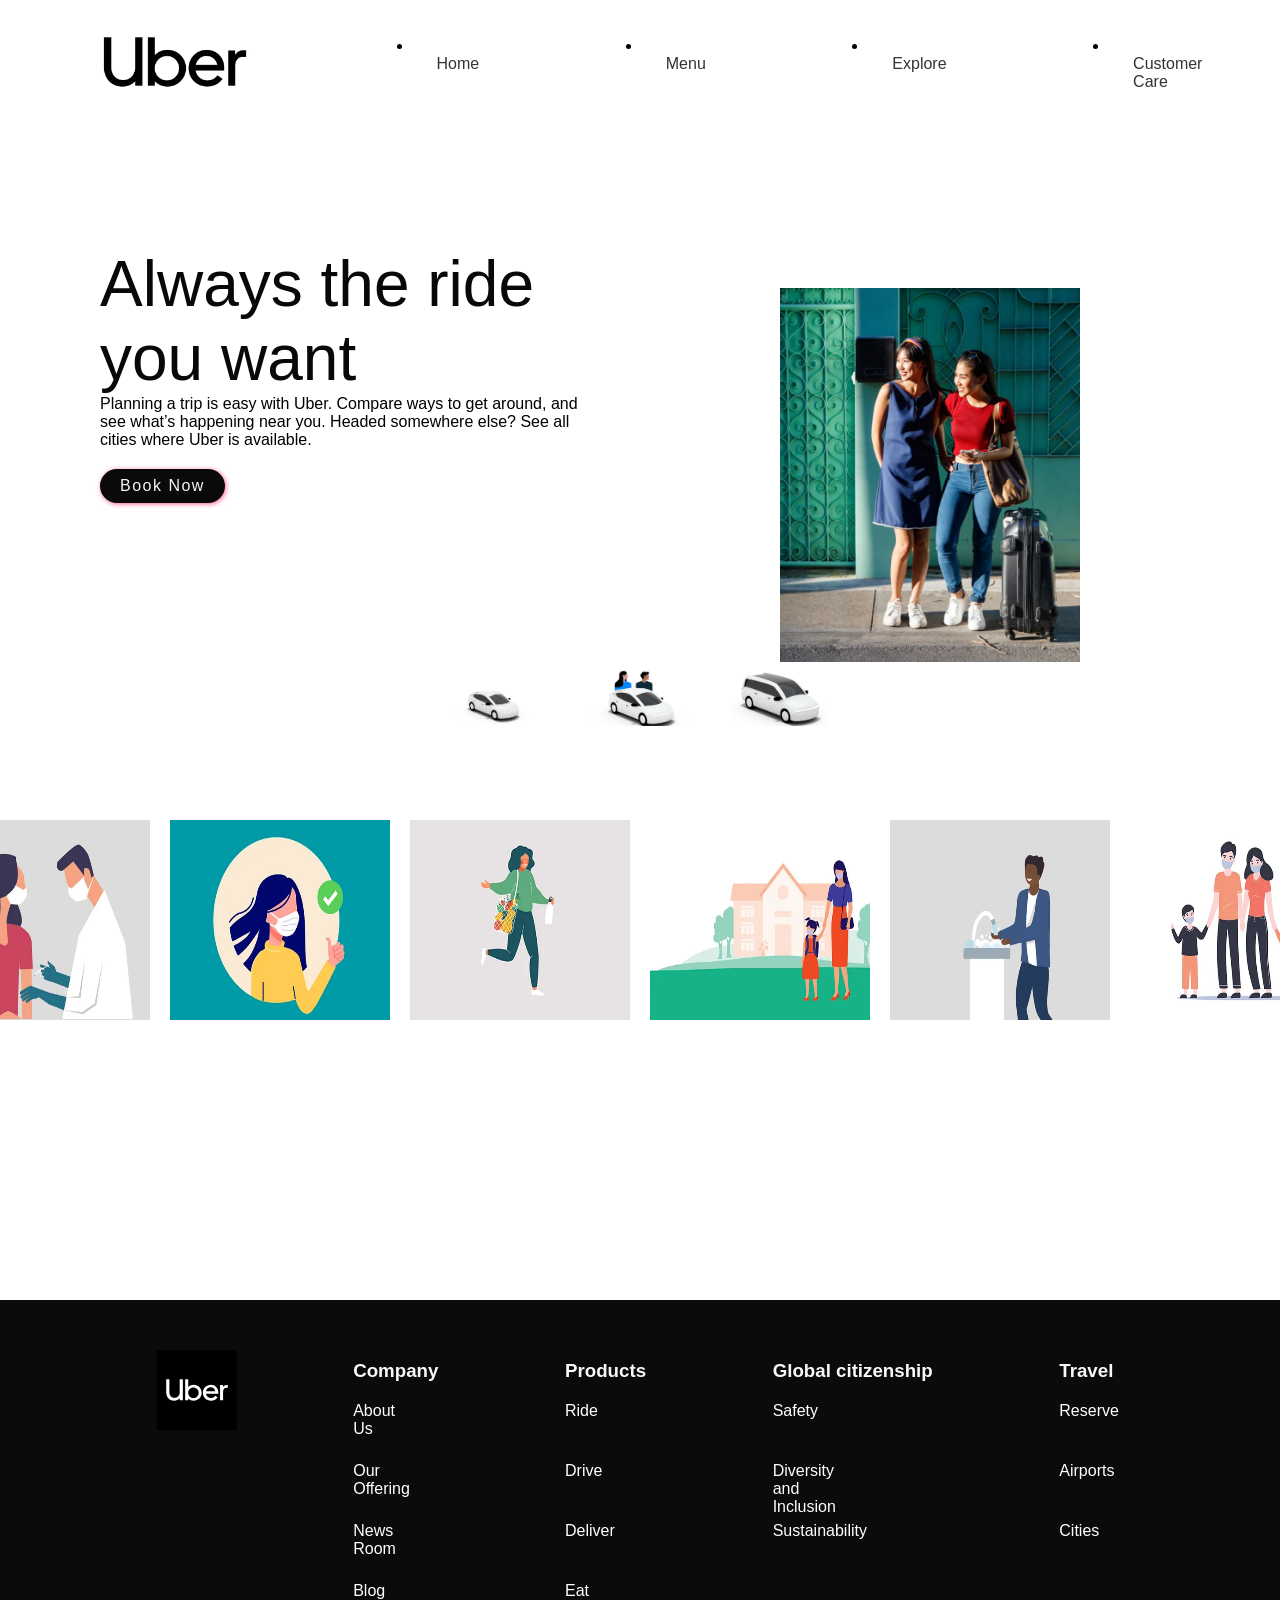
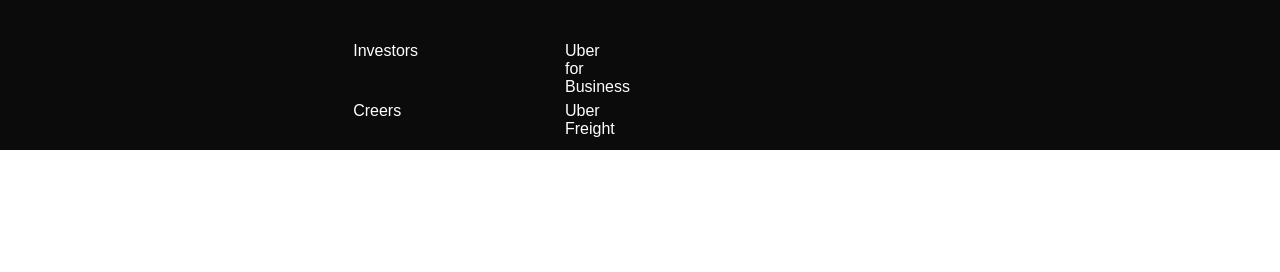
<file: index.html>
<!DOCTYPE html>
<html lang="en">
<head>
    <meta charset="UTF-8">
    <meta name="viewport" content="width=device-width, initial-scale=1.0">
    <title>Document</title>
    <link rel="stylesheet" href="design.css">
    <link rel="stylesheet" href="https://unicons.iconscout.com/release/v4.0.8/css/line.css">
</head>
<body>
    <section>
        
        <header>
            <a href="#" class="logo"><img src=" uber/logo.webp"></a>
            <ul>
                <li><a href="#">Home</a></li>
                <li><a href="#">Menu</Menu></a></li>
                <li><a href="#">Explore</a></li>
                <li><a href="#">Customer Care</a></li>
            </ul>
        </header>
        <div class="content">
            <div class="textBox">
                <h2>Always the ride you want</h2>
                <p>Planning a trip is easy with Uber. Compare ways to get around, and see what’s happening near you.
                    Headed somewhere else? See all cities where Uber is available.</p>
                <a href="#">Book Now</a>
            </div>
        </div>
        <div class="imgBox">
            <img src=" uber/instead map.webp" class="Uber">

        </div>
        <ul class="thumb">
            <li><img src=" uber/car1.webp"></li>
            <li><img src=" uber/UberPOOL.webp"></li>
            <li><img src=" uber/UberXL.webp"></li>
           
        </ul>
       
    </section>
    <div class="section2">
        <img src=" uber/safe1.webp" alt="">
        <img src=" uber/safe2.webp" alt="">
        <img src=" uber/safe3.webp" alt="">
        <img src=" uber/safe4.webp" alt="">
        <img src=" uber/safe5.webp" alt="">
        <img src=" uber/safe6.webp" alt="">
        </div>

    
    <footer >
     <div class="footer">
<div class="About">
    <div class="logo2"><img src=" uber/Uber-White-Dark-Background-Logo.wine.svg" alt="">
        <ul>
                <li><a href="#"><i class="uil uil-facebook-f"></i></a></li>
                <li><a href="#"><i class="uil uil-instagram"></i></a></li>
                <li><a href="#"><i class="uil uil-twitter-alt"></i></a></li>
            </ul>
            
    </div>
    <ul>
        <h3>Company</h3>
        <li>About Us</li>
        <li>Our Offering</li>
        <li>News Room</li>
        <li>Blog</li>
        <li>Investors</li>
        <li>Creers</li>
        <li>AI</li>
        <li>Gift Cards</li>
       
    </ul>
    <ul>
        <h3>Products</h3>
        <li>Ride</li>
        <li>Drive</li>
        <li>Deliver</li>
        <li>Eat</li>
        <li>Uber for Business</li>
        <li>Uber Freight</li>
    </ul>
    <ul>
        <h3>Global citizenship</h3>
        <li>Safety</li>
        <li>Diversity and Inclusion</li>
        <li>Sustainability</li>

    </ul>
    <ul>
        <h3>Travel</h3>
        <li>Reserve</li>
        <li>Airports</li>
        <li>Cities</li>
    
    </ul>
   
</div>

    </footer>
    
</body>
</html>
</file>
<file: design.css>
@import url(https://fonts.google.com/specimen/Mooli);

*
{
    margin:0;
    padding: 0;
    box-sizing: border-box;
     font-family: 'poppins', sans-serif;
}
section
{
    position: relative;
    width: 100%;
    height: 750px;
    padding: 100px;
    display: flex;
    justify-content: space-between;
    align-items: center;
    background: #fff;

}
header
{
    position: absolute;
    top: 0;
    left: 0;
    width: 50%;
    padding: 20px 100px;
    display: flex;
    justify-content: space-between;
    align-items: center;
}
header img
{
    position: relative;
    max-width: 150px;

}
header ul
{
    position: relative;
    display: flex;

}
header ul li{
    list-style:inside;
   margin-left: 40%;
}
header ul li a:hover{
    color:#f1dede;
}
header ul li a
{
display: inline-block;
color: #333;
font-weight: 400;
margin-left: 40px;
text-decoration: none;
}
.content
{
    position: relative;
    width: 60%;
    display: flex;
    justify-content: space-between;
    align-items: center;
}
.content .textBox
{
    position: relative;
    max-width: 500px;

}
.content .textBox h2
{
    color: #090707;
    font-size: 4em;
    list-style: 1.4em;
    font-weight: 500;
}
.content .textBox a
{
    display: inline-block;
    margin-top: 20px;
    padding: 8px 20px;
    background: #0a0a0a;
    color: #f7f6f6;
    border-radius: 40px;
    font-weight: 500;
    letter-spacing: 1.5px;
    text-decoration: wavy;
    box-shadow: 1px 1px 5px rgb(249, 93, 150);
}
.content .textBox a:hover
{
    color: #fefefe;
box-shadow: 1px 1px 1px rgb(212, 32, 32);
}
.imgBox .Uber
{
    width:400px;
    display: flex;
    padding-right: 100px;
    margin-top: 200px;
    
    

}

.thumb
{
    position: absolute;
    left: 50%;
    bottom: 20px;
    transform: translateX(-50%);
    display: flex;
}
.thumb li
{
    list-style: none;
    display: inline-block;
    margin: 0 20px;
    cursor:pointer;
    transition: 0.5s;
}
.thumb li:hover
{
transform: translateY(-20px);
}
.thumb li img
{
    max-width: 100px;
}


.section2 
{
    width: 100%;
    height: 550px; 
    background-color: #fff;
    padding: 60px;
    justify-content: center;
    display: flex;
}

.section2 img
{
    margin: 10px;
    width: 220px;
    height: 200px;

}

.footer .About
{
    display: inline-flex;
    padding: 50px;
width: 100%;
height:450px;
background-color:#0b0b0b;

justify-content:space-evenly;
}
.logo2 img
{
    height: 80px;
    width: 80px;
   background-color:#fff;
   color: #f7f6f6;
}
.About li
{
    height: 60px;
    width: 60px;
    color: #fff;
}
.About ul
{
    list-style: none;
    color: #f9f7f7;
}
.About ul h3{
    padding: 10px;
}
.About ul li
{
    padding: 10px;
}
</file>
